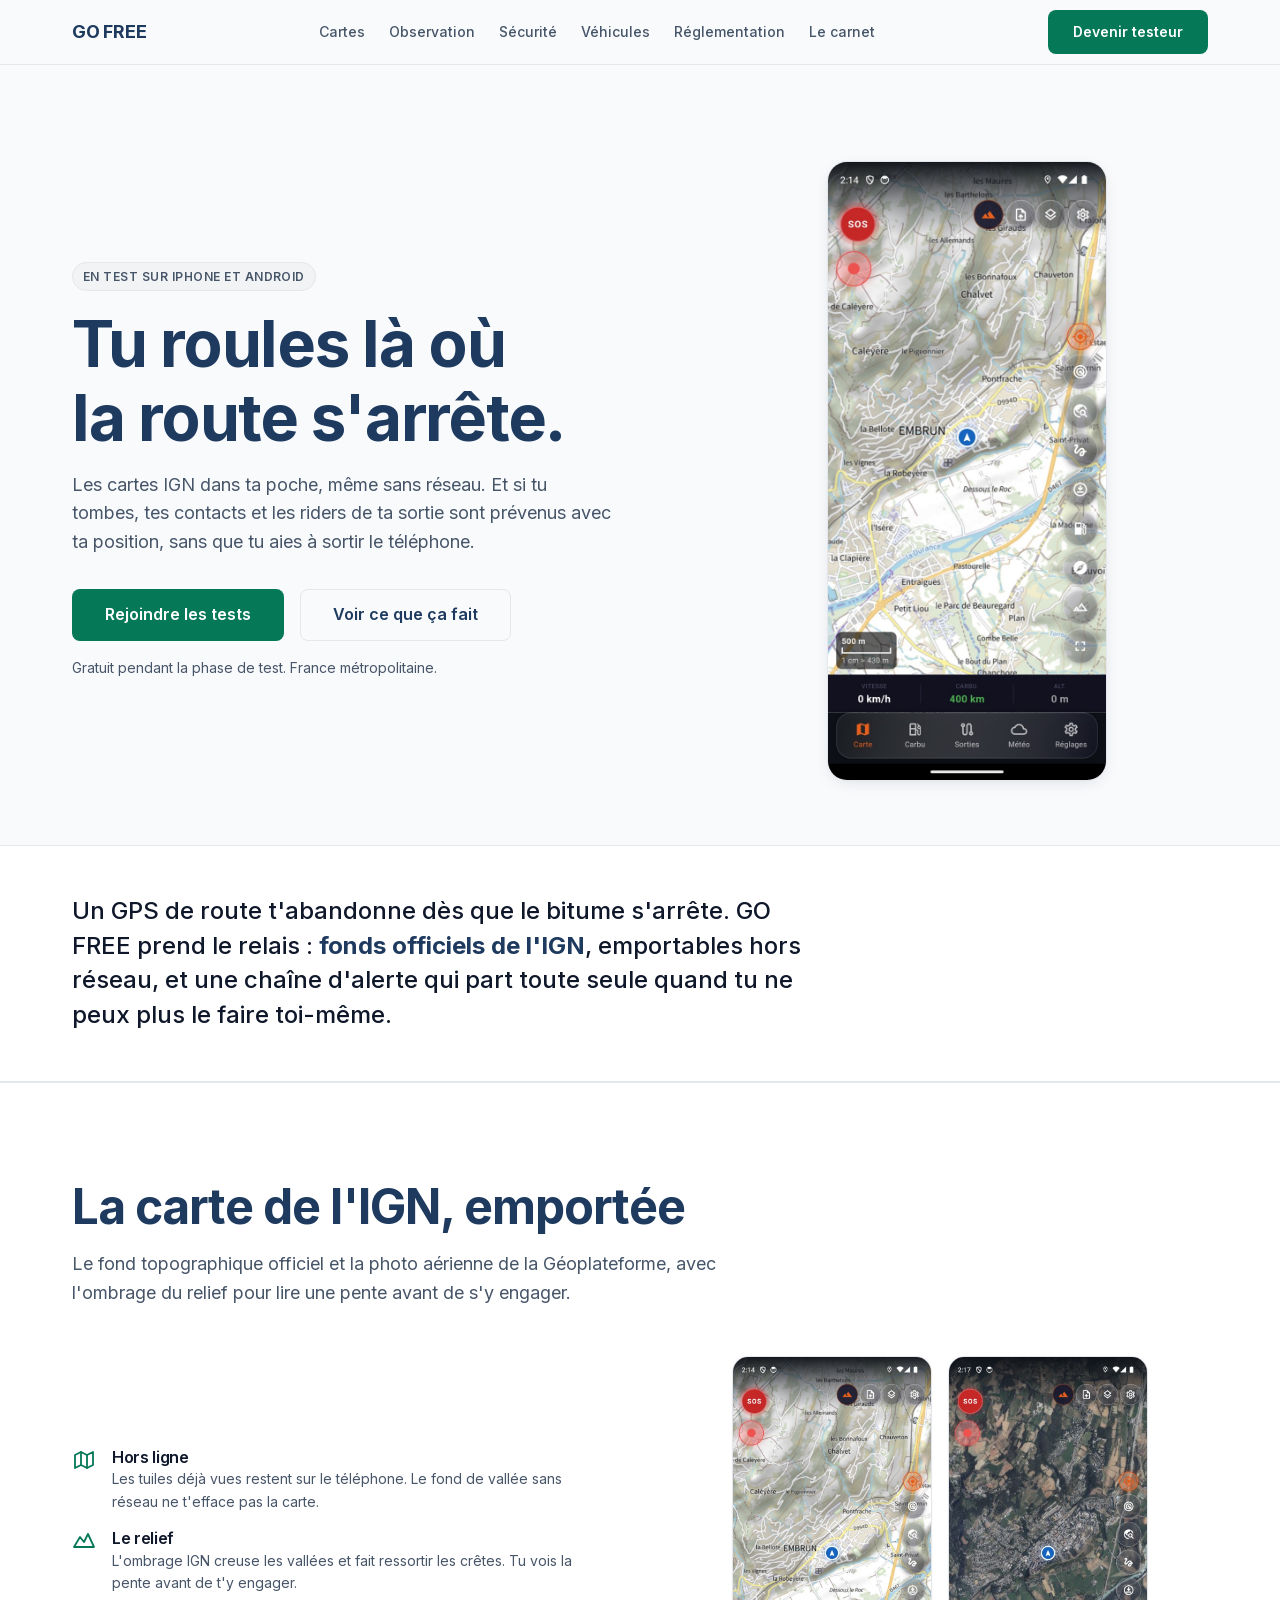
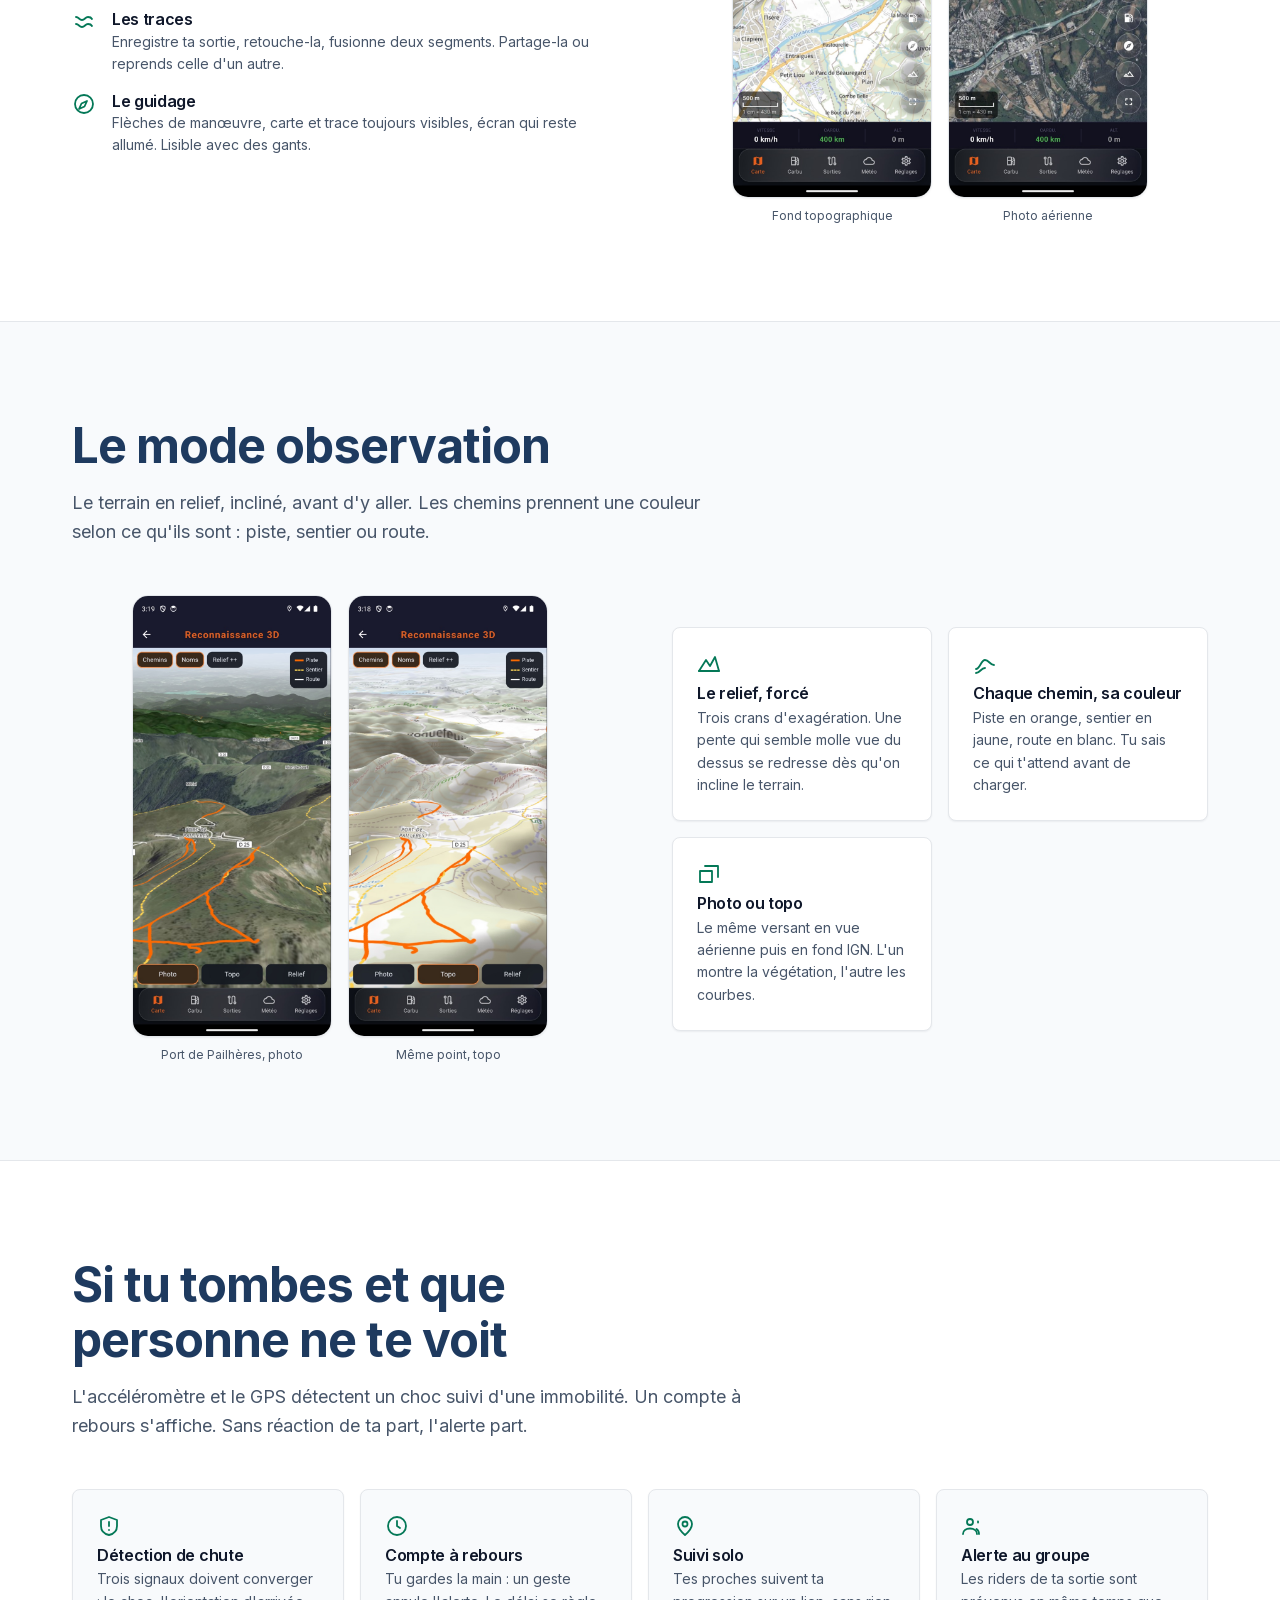
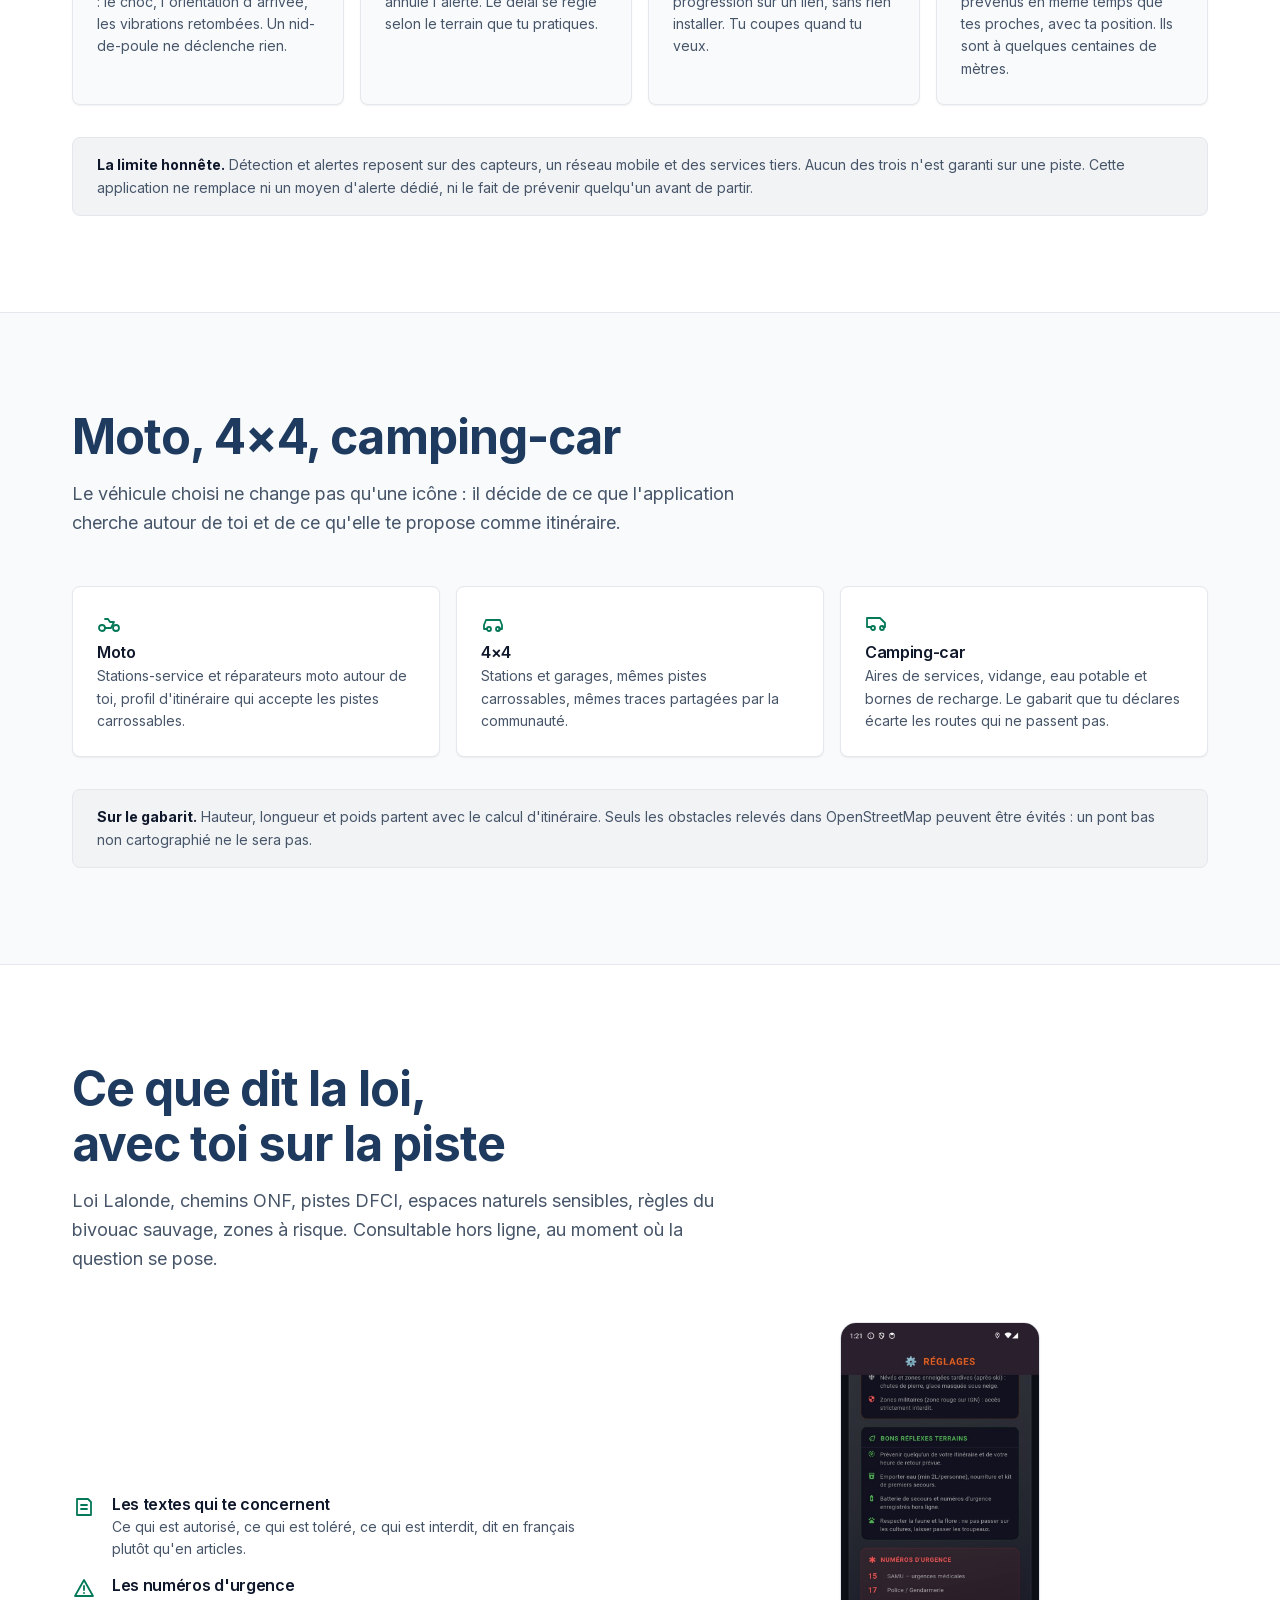
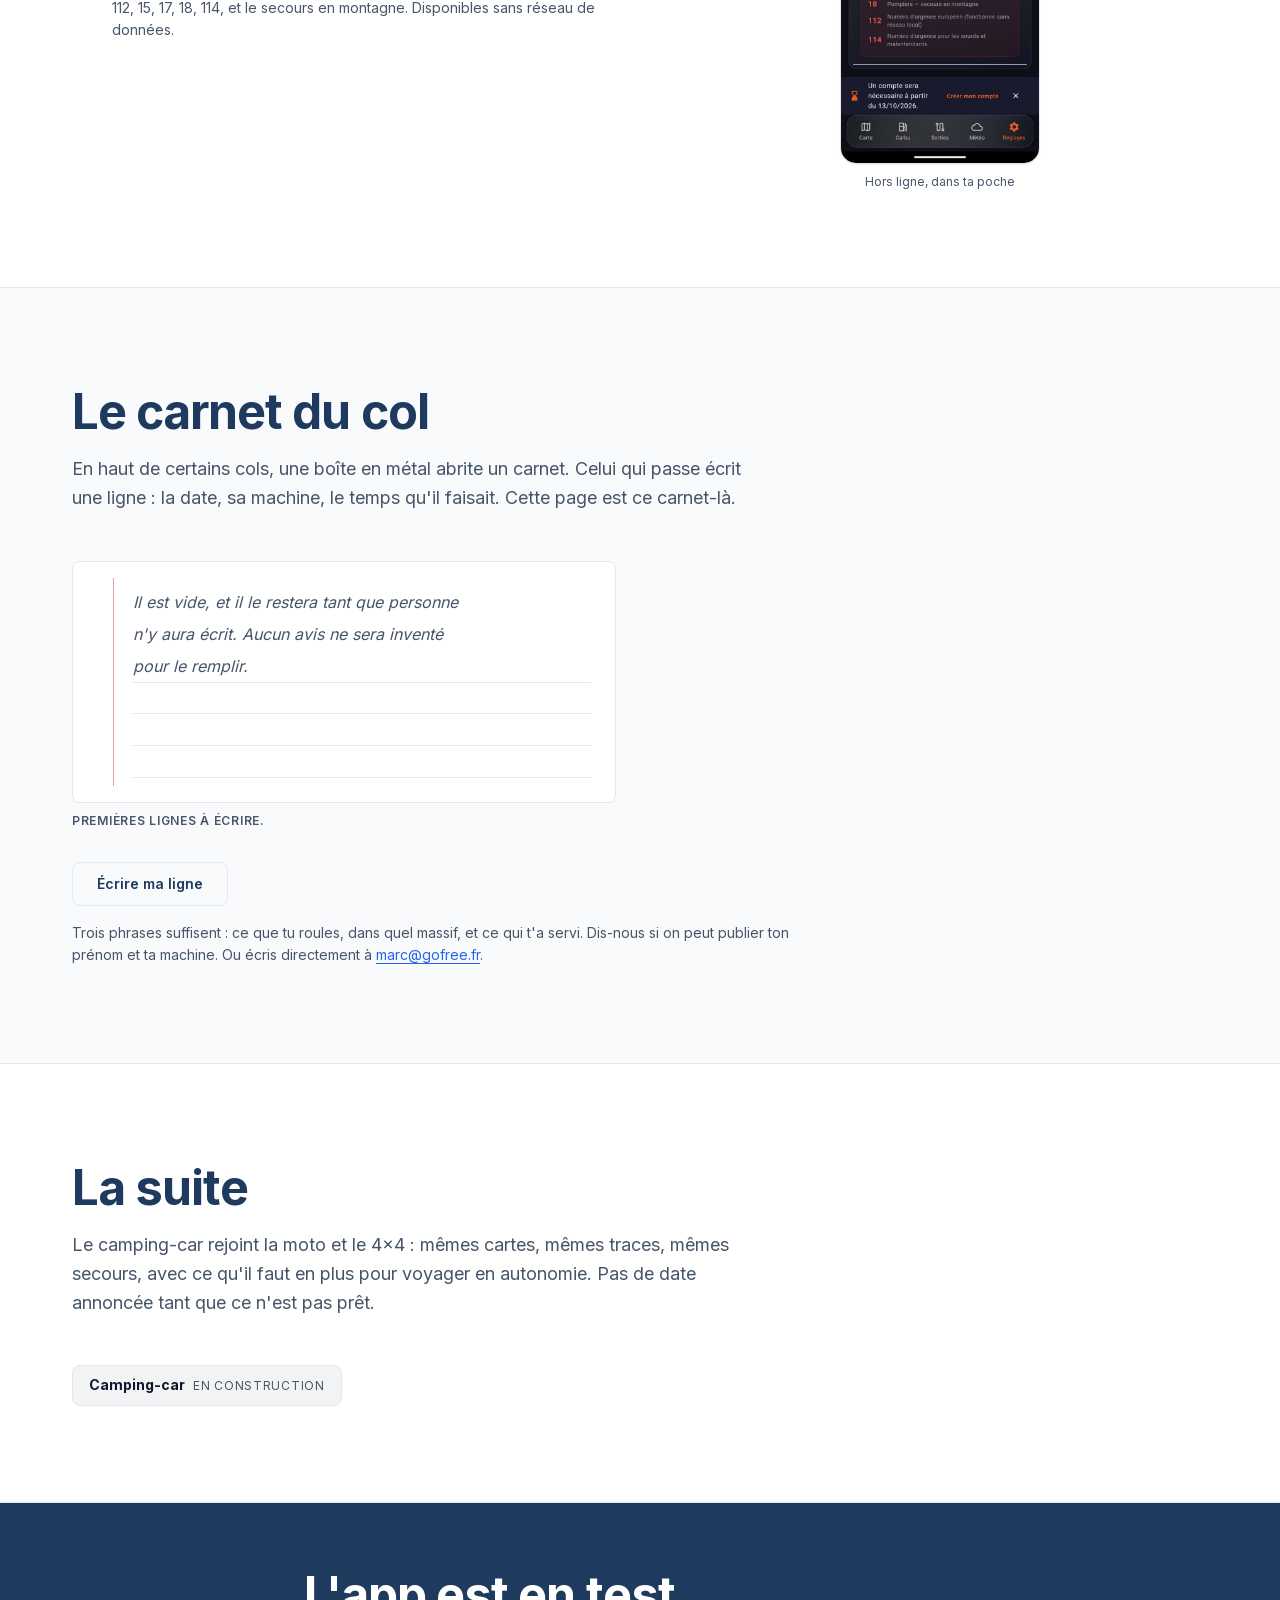
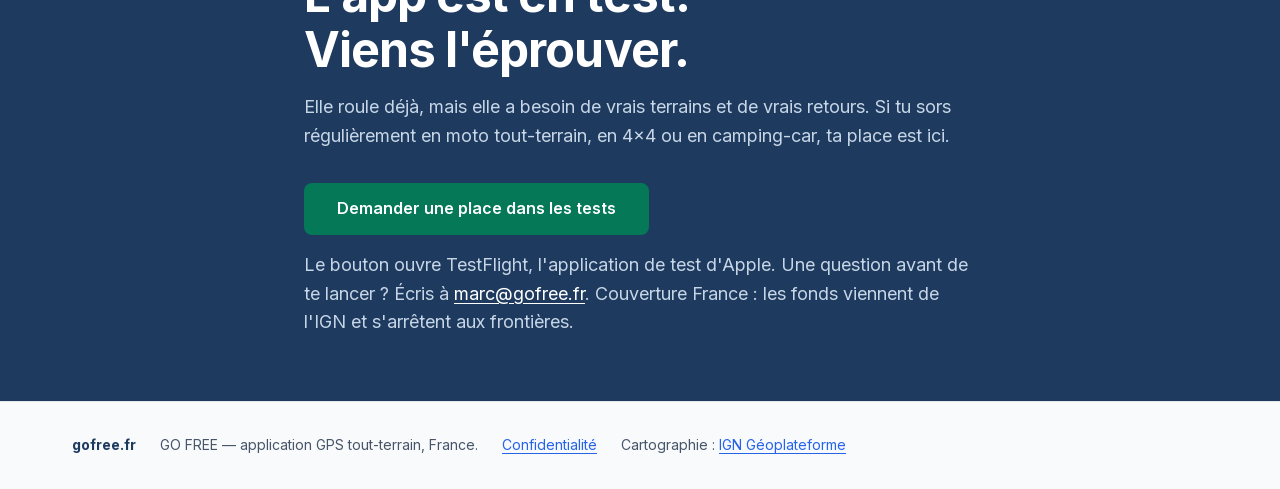
<file: index.html>
<!doctype html>
<html lang="fr">
<head>
<meta charset="utf-8">
<meta name="viewport" content="width=device-width, initial-scale=1">
<title>GO FREE — la carte IGN hors ligne, et les secours si tu tombes</title>
<meta name="description" content="Application GPS pour rouler hors des routes ouvertes en France : cartes IGN emportables hors ligne, détection de chute, alerte aux proches et aux riders du groupe.">
<meta name="theme-color" content="#1E3A5F">
<link rel="preload" as="font" type="font/woff2" href="fonts/inter-latin.woff2" crossorigin>
<link rel="stylesheet" href="fonts-inter.css">
<link rel="stylesheet" href="styles.css">
</head>
<body>

<a class="saut-contenu" href="#contenu">Aller au contenu</a>

<header class="entete">
  <div class="enveloppe entete__rang">
    <a class="marque" href="#contenu">GO&nbsp;FREE</a>
    <nav class="entete__nav" aria-label="Sections du site">
      <a href="#cartes">Cartes</a>
      <a href="#observation">Observation</a>
      <a href="#securite">Sécurité</a>
      <a href="#vehicules">Véhicules</a>
      <a href="#regle">Réglementation</a>
      <a href="#carnet">Le carnet</a>
    </nav>
    <a class="bouton bouton--principal" href="#tester">Devenir testeur</a>
  </div>
</header>

<main id="contenu">

  <!-- ═══ 1. HÉROS ═══ -->
  <section class="heros">
    <div class="enveloppe heros__grille">
      <div>
        <span class="surtitre">En test sur iPhone et Android</span>
        <h1>Tu roules là où la route s'arrête.</h1>
        <p class="heros__chapo">
          Les cartes IGN dans ta poche, même sans réseau. Et si tu tombes, tes
          contacts et les riders de ta sortie sont prévenus avec ta position,
          sans que tu aies à sortir le téléphone.
        </p>
        <div class="heros__actions">
          <a class="bouton bouton--principal bouton--large" href="#tester">Rejoindre les tests</a>
          <a class="bouton bouton--secondaire bouton--large" href="#cartes">Voir ce que ça fait</a>
        </div>
        <p class="heros__note">Gratuit pendant la phase de test. France métropolitaine.</p>
      </div>
      <figure class="ecran">
        <img src="img/carte-ign.jpg" width="630" height="1400" fetchpriority="high"
             alt="L'application affichant la carte topographique IGN autour d'Embrun, avec le bouton SOS et l'échelle de distance.">
      </figure>
    </div>
  </section>

  <!-- ═══ 2. PROPOSITION DE VALEUR ═══ -->
  <section class="valeur">
    <div class="enveloppe">
      <p class="valeur__texte">
        Un GPS de route t'abandonne dès que le bitume s'arrête. GO FREE prend
        le relais : <strong>fonds officiels de l'IGN</strong>, emportables hors
        réseau, et une chaîne d'alerte qui part toute seule quand tu ne peux
        plus le faire toi-même.
      </p>
    </div>
  </section>

  <!-- ═══ 3. FONCTIONS CLÉS ═══ -->

  <!-- 3.1 Cartes -->
  <section class="section section--carte" id="cartes">
    <div class="enveloppe">
      <div class="section__entete">
        <h2>La carte de l'IGN, emportée</h2>
        <p class="section__chapo">
          Le fond topographique officiel et la photo aérienne de la
          Géoplateforme, avec l'ombrage du relief pour lire une pente avant de
          s'y engager.
        </p>
      </div>

      <div class="duo">
        <div>
          <ul class="points">
            <li class="point">
              <span class="point__icone" aria-hidden="true">
                <svg viewBox="0 0 24 24" fill="none" stroke="currentColor" stroke-width="1.8" stroke-linecap="round" stroke-linejoin="round">
                  <path d="M3 7l6-3 6 3 6-3v13l-6 3-6-3-6 3z"/><path d="M9 4v13M15 7v13"/>
                </svg>
              </span>
              <div>
                <h3>Hors ligne</h3>
                <p>Les tuiles déjà vues restent sur le téléphone. Le fond de vallée sans réseau ne t'efface pas la carte.</p>
              </div>
            </li>
            <li class="point">
              <span class="point__icone" aria-hidden="true">
                <svg viewBox="0 0 24 24" fill="none" stroke="currentColor" stroke-width="1.8" stroke-linecap="round" stroke-linejoin="round">
                  <path d="M2 18l6-10 4 5 4-8 6 13z"/>
                </svg>
              </span>
              <div>
                <h3>Le relief</h3>
                <p>L'ombrage IGN creuse les vallées et fait ressortir les crêtes. Tu vois la pente avant de t'y engager.</p>
              </div>
            </li>
            <li class="point">
              <span class="point__icone" aria-hidden="true">
                <svg viewBox="0 0 24 24" fill="none" stroke="currentColor" stroke-width="1.8" stroke-linecap="round" stroke-linejoin="round">
                  <path d="M4 7c3 0 3 3 6 3s3-3 6-3 4 2 4 2"/><path d="M4 14c3 0 3 3 6 3s3-3 6-3 4 2 4 2"/>
                </svg>
              </span>
              <div>
                <h3>Les traces</h3>
                <p>Enregistre ta sortie, retouche-la, fusionne deux segments. Partage-la ou reprends celle d'un autre.</p>
              </div>
            </li>
            <li class="point">
              <span class="point__icone" aria-hidden="true">
                <svg viewBox="0 0 24 24" fill="none" stroke="currentColor" stroke-width="1.8" stroke-linecap="round" stroke-linejoin="round">
                  <circle cx="12" cy="12" r="9"/><path d="M15 9l-2.5 5.5L7 17l2.5-5.5z"/>
                </svg>
              </span>
              <div>
                <h3>Le guidage</h3>
                <p>Flèches de manœuvre, carte et trace toujours visibles, écran qui reste allumé. Lisible avec des gants.</p>
              </div>
            </li>
          </ul>
        </div>

        <div class="duo__visuel">
          <figure>
            <img src="img/carte-ign.jpg" width="630" height="1400" loading="lazy"
                 alt="Carte topographique IGN autour d'Embrun, avec les chemins, les courbes de niveau et le bouton SOS.">
            <figcaption>Fond topographique</figcaption>
          </figure>
          <figure>
            <img src="img/carte-photo.jpg" width="630" height="1400" loading="lazy"
                 alt="La même zone en photo aérienne IGN : parcelles, forêts et rivière vues du ciel.">
            <figcaption>Photo aérienne</figcaption>
          </figure>
        </div>
      </div>
    </div>
  </section>

  <!-- 3.2 Observation -->
  <section class="section" id="observation">
    <div class="enveloppe">
      <div class="section__entete">
        <h2>Le mode observation</h2>
        <p class="section__chapo">
          Le terrain en relief, incliné, avant d'y aller. Les chemins prennent
          une couleur selon ce qu'ils sont : piste, sentier ou route.
        </p>
      </div>

      <div class="duo duo--inverse">
        <div>
          <ul class="cartes">
            <li class="carte">
              <span class="carte__icone" aria-hidden="true">
                <svg viewBox="0 0 24 24" fill="none" stroke="currentColor" stroke-width="1.8" stroke-linecap="round" stroke-linejoin="round">
                  <path d="M2 19l7-11 4 6 5-9 4 14z"/><path d="M2 19h20"/>
                </svg>
              </span>
              <h3>Le relief, forcé</h3>
              <p>Trois crans d'exagération. Une pente qui semble molle vue du dessus se redresse dès qu'on incline le terrain.</p>
            </li>
            <li class="carte">
              <span class="carte__icone" aria-hidden="true">
                <svg viewBox="0 0 24 24" fill="none" stroke="currentColor" stroke-width="1.8" stroke-linecap="round" stroke-linejoin="round">
                  <path d="M3 17c4 0 5-9 9-9s5 5 9 5"/><path d="M3 21c4 0 5-5 9-5"/>
                </svg>
              </span>
              <h3>Chaque chemin, sa couleur</h3>
              <p>Piste en orange, sentier en jaune, route en blanc. Tu sais ce qui t'attend avant de charger.</p>
            </li>
            <li class="carte">
              <span class="carte__icone" aria-hidden="true">
                <svg viewBox="0 0 24 24" fill="none" stroke="currentColor" stroke-width="1.8" stroke-linecap="round" stroke-linejoin="round">
                  <path d="M3 9h12v11H3z"/><path d="M8 4h13v11"/>
                </svg>
              </span>
              <h3>Photo ou topo</h3>
              <p>Le même versant en vue aérienne puis en fond IGN. L'un montre la végétation, l'autre les courbes.</p>
            </li>
          </ul>
        </div>

        <div class="duo__visuel">
          <figure>
            <img src="img/observation-photo.jpg" width="630" height="1400" loading="lazy"
                 alt="Le col de Pailhères vu en relief sur photo aérienne, avec les pistes en orange et les sentiers en jaune.">
            <figcaption>Port de Pailhères, photo</figcaption>
          </figure>
          <figure>
            <img src="img/observation-topo.jpg" width="630" height="1400" loading="lazy"
                 alt="Le même col en fond topographique incliné, avec les courbes de niveau et le relief accentué.">
            <figcaption>Même point, topo</figcaption>
          </figure>
        </div>
      </div>
    </div>
  </section>

  <!-- 3.3 Sécurité -->
  <section class="section section--carte" id="securite">
    <div class="enveloppe">
      <div class="section__entete">
        <h2>Si tu tombes et que personne ne te voit</h2>
        <p class="section__chapo">
          L'accéléromètre et le GPS détectent un choc suivi d'une immobilité. Un
          compte à rebours s'affiche. Sans réaction de ta part, l'alerte part.
        </p>
      </div>

      <ul class="cartes">
        <li class="carte">
          <span class="carte__icone" aria-hidden="true">
            <svg viewBox="0 0 24 24" fill="none" stroke="currentColor" stroke-width="1.8" stroke-linecap="round" stroke-linejoin="round">
              <path d="M12 3l8 3v6c0 5-3.5 8-8 9-4.5-1-8-4-8-9V6z"/><path d="M12 8v4M12 16h.01"/>
            </svg>
          </span>
          <h3>Détection de chute</h3>
          <p>Trois signaux doivent converger : le choc, l'orientation d'arrivée, les vibrations retombées. Un nid-de-poule ne déclenche rien.</p>
        </li>
        <li class="carte">
          <span class="carte__icone" aria-hidden="true">
            <svg viewBox="0 0 24 24" fill="none" stroke="currentColor" stroke-width="1.8" stroke-linecap="round" stroke-linejoin="round">
              <circle cx="12" cy="12" r="9"/><path d="M12 7v5l3 2"/>
            </svg>
          </span>
          <h3>Compte à rebours</h3>
          <p>Tu gardes la main : un geste annule l'alerte. Le délai se règle selon le terrain que tu pratiques.</p>
        </li>
        <li class="carte">
          <span class="carte__icone" aria-hidden="true">
            <svg viewBox="0 0 24 24" fill="none" stroke="currentColor" stroke-width="1.8" stroke-linecap="round" stroke-linejoin="round">
              <path d="M12 21s7-6 7-11a7 7 0 1 0-14 0c0 5 7 11 7 11z"/><circle cx="12" cy="10" r="2.5"/>
            </svg>
          </span>
          <h3>Suivi solo</h3>
          <p>Tes proches suivent ta progression sur un lien, sans rien installer. Tu coupes quand tu veux.</p>
        </li>
        <li class="carte">
          <span class="carte__icone" aria-hidden="true">
            <svg viewBox="0 0 24 24" fill="none" stroke="currentColor" stroke-width="1.8" stroke-linecap="round" stroke-linejoin="round">
              <circle cx="9" cy="8" r="3"/><path d="M2 20c0-3.5 3-5.5 7-5.5s7 2 7 5.5"/><path d="M17 8.5a3 3 0 0 0 0-1M18 20c0-2.5-1-4-2.5-5"/>
            </svg>
          </span>
          <h3>Alerte au groupe</h3>
          <p>Les riders de ta sortie sont prévenus en même temps que tes proches, avec ta position. Ils sont à quelques centaines de mètres.</p>
        </li>
      </ul>

      <p class="avis">
        <strong>La limite honnête.</strong> Détection et alertes reposent sur des
        capteurs, un réseau mobile et des services tiers. Aucun des trois n'est
        garanti sur une piste. Cette application ne remplace ni un moyen d'alerte
        dédié, ni le fait de prévenir quelqu'un avant de partir.
      </p>
    </div>
  </section>

  <!-- 3.4 Véhicules -->
  <section class="section" id="vehicules">
    <div class="enveloppe">
      <div class="section__entete">
        <h2>Moto, 4×4, camping-car</h2>
        <p class="section__chapo">
          Le véhicule choisi ne change pas qu'une icône : il décide de ce que
          l'application cherche autour de toi et de ce qu'elle te propose comme
          itinéraire.
        </p>
      </div>

      <ul class="cartes">
        <li class="carte">
          <span class="carte__icone" aria-hidden="true">
            <svg viewBox="0 0 24 24" fill="none" stroke="currentColor" stroke-width="1.8" stroke-linecap="round" stroke-linejoin="round">
              <circle cx="5" cy="17" r="3"/><circle cx="19" cy="17" r="3"/><path d="M8 17h6l3-6h-4l-2-3H8"/>
            </svg>
          </span>
          <h3>Moto</h3>
          <p>Stations-service et réparateurs moto autour de toi, profil d'itinéraire qui accepte les pistes carrossables.</p>
        </li>
        <li class="carte">
          <span class="carte__icone" aria-hidden="true">
            <svg viewBox="0 0 24 24" fill="none" stroke="currentColor" stroke-width="1.8" stroke-linecap="round" stroke-linejoin="round">
              <path d="M3 14l2-5h14l2 5v4h-3M6 18H3v-4"/><circle cx="8" cy="18" r="2"/><circle cx="17" cy="18" r="2"/>
            </svg>
          </span>
          <h3>4×4</h3>
          <p>Stations et garages, mêmes pistes carrossables, mêmes traces partagées par la communauté.</p>
        </li>
        <li class="carte">
          <span class="carte__icone" aria-hidden="true">
            <svg viewBox="0 0 24 24" fill="none" stroke="currentColor" stroke-width="1.8" stroke-linecap="round" stroke-linejoin="round">
              <path d="M2 16V7h13l5 5v4h-2M6 16H2"/><circle cx="8" cy="17" r="2"/><circle cx="17" cy="17" r="2"/>
            </svg>
          </span>
          <h3>Camping-car</h3>
          <p>Aires de services, vidange, eau potable et bornes de recharge. Le gabarit que tu déclares écarte les routes qui ne passent pas.</p>
        </li>
      </ul>

      <p class="avis">
        <strong>Sur le gabarit.</strong> Hauteur, longueur et poids partent avec le
        calcul d'itinéraire. Seuls les obstacles relevés dans OpenStreetMap
        peuvent être évités : un pont bas non cartographié ne le sera pas.
      </p>
    </div>
  </section>

  <!-- 3.5 Réglementation -->
  <section class="section section--carte" id="regle">
    <div class="enveloppe">
      <div class="section__entete">
        <h2>Ce que dit la loi, avec toi sur la piste</h2>
        <p class="section__chapo">
          Loi Lalonde, chemins ONF, pistes DFCI, espaces naturels sensibles,
          règles du bivouac sauvage, zones à risque. Consultable hors ligne, au
          moment où la question se pose.
        </p>
      </div>

      <div class="duo">
        <div>
          <ul class="points">
            <li class="point">
              <span class="point__icone" aria-hidden="true">
                <svg viewBox="0 0 24 24" fill="none" stroke="currentColor" stroke-width="1.8" stroke-linecap="round" stroke-linejoin="round">
                  <path d="M5 4h11l3 3v13H5z"/><path d="M9 10h6M9 14h6"/>
                </svg>
              </span>
              <div>
                <h3>Les textes qui te concernent</h3>
                <p>Ce qui est autorisé, ce qui est toléré, ce qui est interdit, dit en français plutôt qu'en articles.</p>
              </div>
            </li>
            <li class="point">
              <span class="point__icone" aria-hidden="true">
                <svg viewBox="0 0 24 24" fill="none" stroke="currentColor" stroke-width="1.8" stroke-linecap="round" stroke-linejoin="round">
                  <path d="M12 4l9 16H3z"/><path d="M12 10v4M12 17h.01"/>
                </svg>
              </span>
              <div>
                <h3>Les numéros d'urgence</h3>
                <p>112, 15, 17, 18, 114, et le secours en montagne. Disponibles sans réseau de données.</p>
              </div>
            </li>
          </ul>
        </div>
        <div class="duo__visuel">
          <figure>
            <img src="img/reglementation.jpg" width="630" height="1400" loading="lazy"
                 alt="Écran de l'application listant les zones à risque, les bons réflexes de terrain et les numéros d'urgence.">
            <figcaption>Hors ligne, dans ta poche</figcaption>
          </figure>
        </div>
      </div>
    </div>
  </section>

  <!-- 3.6 Le carnet -->
  <section class="section" id="carnet">
    <div class="enveloppe">
      <div class="section__entete">
        <h2>Le carnet du col</h2>
        <p class="section__chapo">
          En haut de certains cols, une boîte en métal abrite un carnet. Celui
          qui passe écrit une ligne : la date, sa machine, le temps qu'il
          faisait. Cette page est ce carnet-là.
        </p>
      </div>

      <figure class="carnet">
        <div class="carnet__page">
          <p class="carnet__vide">
            Il est vide, et il le restera tant que personne n'y aura écrit.
            Aucun avis ne sera inventé pour le remplir.
          </p>
          <div class="carnet__ligne" aria-hidden="true"></div>
          <div class="carnet__ligne" aria-hidden="true"></div>
          <div class="carnet__ligne" aria-hidden="true"></div>
        </div>
        <figcaption class="carnet__pied">Premières lignes à écrire.</figcaption>
      </figure>

      <p class="carnet__appel">
        <a class="bouton bouton--secondaire courriel"
           data-nom="marc" data-dom="gofree.fr"
           data-sujet="Ma ligne dans le carnet GO FREE"
           data-corps="Ce que je roule :&#10;Le massif :&#10;Ce qui m'a servi :&#10;&#10;(Dis-moi si je peux publier ton prénom et ta machine.)"
           href="#carnet">Écrire ma ligne</a>
      </p>
      <p class="carnet__note">
        Trois phrases suffisent : ce que tu roules, dans quel massif, et ce qui
        t'a servi. Dis-nous si on peut publier ton prénom et ta machine. Ou
        écris directement à
        <a class="courriel" data-nom="marc" data-dom="gofree.fr"
           data-sujet="Ma ligne dans le carnet GO FREE"
           href="#carnet">marc [chez] gofree.fr</a>.
      </p>
    </div>
  </section>

  <!-- 3.7 La suite -->
  <section class="section section--carte" id="suite">
    <div class="enveloppe">
      <div class="section__entete">
        <h2>La suite</h2>
        <p class="section__chapo">
          Le camping-car rejoint la moto et le 4×4 : mêmes cartes, mêmes traces,
          mêmes secours, avec ce qu'il faut en plus pour voyager en autonomie.
          Pas de date annoncée tant que ce n'est pas prêt.
        </p>
      </div>
      <p class="jalon"><strong>Camping-car</strong> <span>en construction</span></p>
    </div>
  </section>

  <!-- ═══ 4. APPEL À L'ACTION ═══ -->
  <section class="appel" id="tester">
    <div class="enveloppe appel__grille">
      <h2>L'app est en test. Viens l'éprouver.</h2>
      <p>
        Elle roule déjà, mais elle a besoin de vrais terrains et de vrais
        retours. Si tu sors régulièrement en moto tout-terrain, en 4×4 ou en
        camping-car, ta place est ici.
      </p>
      <!-- data-testflight porte les huit caractères qui suivent /join/ dans
           le lien public TestFlight. Vidé, le bouton retombe sur le courriel. -->
      <div data-plateforme="ios">
        <a class="bouton bouton--principal bouton--large courriel testflight"
           data-testflight="ZnMZfHfG"
           data-nom="marc" data-dom="gofree.fr"
           data-sujet="Je veux tester GO FREE"
           data-corps="Ce que je roule :&#10;Le massif :"
           href="#tester">
          Demander une place dans les tests
        </a>
        <p class="appel__note">
          Le bouton ouvre TestFlight, l'application de test d'Apple. Une
          question avant de te lancer&nbsp;? Écris à
          <a class="courriel" data-nom="marc" data-dom="gofree.fr"
             data-sujet="Je veux tester GO FREE"
             href="#tester">marc [chez] gofree.fr</a>. Couverture
          France&nbsp;: les fonds viennent de l'IGN et s'arrêtent aux frontières.
        </p>
      </div>

      <div data-plateforme="android" hidden>
        <a class="bouton bouton--principal bouton--large courriel"
           data-nom="marc" data-dom="gofree.fr"
           data-sujet="Je veux tester GO FREE sur Android"
           data-corps="Ce que je roule :&#10;Le massif :&#10;Mon téléphone :"
           href="#tester">
          Demander une place dans les tests
        </a>
        <p class="appel__note">
          La version Android arrive&nbsp;: TestFlight n'existe que sur iPhone.
          Écris à
          <a class="courriel" data-nom="marc" data-dom="gofree.fr"
             data-sujet="Je veux tester GO FREE sur Android"
             href="#tester">marc [chez] gofree.fr</a> en disant ce que
          tu roules et où, on te préviendra dès l'ouverture. Couverture
          France&nbsp;: les fonds viennent de l'IGN et s'arrêtent aux frontières.
        </p>
      </div>
    </div>
  </section>

</main>

<footer class="pied">
  <div class="enveloppe pied__rang">
    <strong>gofree.fr</strong>
    <span>GO FREE — application GPS tout-terrain, France.</span>
    <a href="confidentialite.html">Confidentialité</a>
    <span>Cartographie&nbsp;: <a href="https://geoservices.ign.fr/" rel="noopener">IGN Géoplateforme</a></span>
  </div>
</footer>

<script>
(function () {
  // TestFlight n'existe que sur iPhone : sur Android le bloc iOS est retiré du
  // document — pas seulement masqué — et l'adresse d'invitation n'y est jamais
  // composée. Un appareil Android n'a donc pas le lien, ni à l'écran ni dans la
  // source de la page.
  var plateforme = (navigator.userAgentData && navigator.userAgentData.platform) || navigator.userAgent;
  var estAndroid = /android/i.test(plateforme);

  function neGardeQueLaPlateforme(gardee) {
    var blocs = document.querySelectorAll('[data-plateforme]');
    for (var i = 0; i < blocs.length; i++) {
      if (blocs[i].dataset.plateforme === gardee) blocs[i].hidden = false;
      else blocs[i].parentNode.removeChild(blocs[i]);
    }
  }

  // L'adresse n'est jamais écrite d'un seul tenant dans la page : elle est
  // recomposée ici. Un robot qui lit le HTML n'y trouve ni « mailto: » ni
  // l'adresse complète. Sans JavaScript, le texte reste lisible par un humain
  // sous la forme « marc [chez] gofree.fr ».
  function composeLesAdresses() {
    var liens = document.querySelectorAll('a.courriel');
    for (var i = 0; i < liens.length; i++) {
      var a = liens[i];
      var adresse = a.dataset.nom + String.fromCharCode(64) + a.dataset.dom;
      var params = [];
      if (a.dataset.sujet) params.push('subject=' + encodeURIComponent(a.dataset.sujet));
      if (a.dataset.corps) params.push('body=' + encodeURIComponent(a.dataset.corps));
      a.href = 'mail' + 'to:' + adresse + (params.length ? '?' + params.join('&') : '');
      if (a.textContent.indexOf('[chez]') !== -1) a.textContent = adresse;
    }
  }

  // Après les adresses : le bouton porte les deux rôles, et l'invitation doit
  // l'emporter sur le courriel de repli dès que le code TestFlight est rempli.
  function composeLesInvitations() {
    var invitations = document.querySelectorAll('a.testflight');
    for (var i = 0; i < invitations.length; i++) {
      var code = invitations[i].dataset.testflight;
      if (code) invitations[i].href = 'https://testflight.apple.com/join/' + code;
    }
  }

  neGardeQueLaPlateforme(estAndroid ? 'android' : 'ios');
  composeLesAdresses();
  if (!estAndroid) composeLesInvitations();
})();
</script>
</body>
</html>
</file>
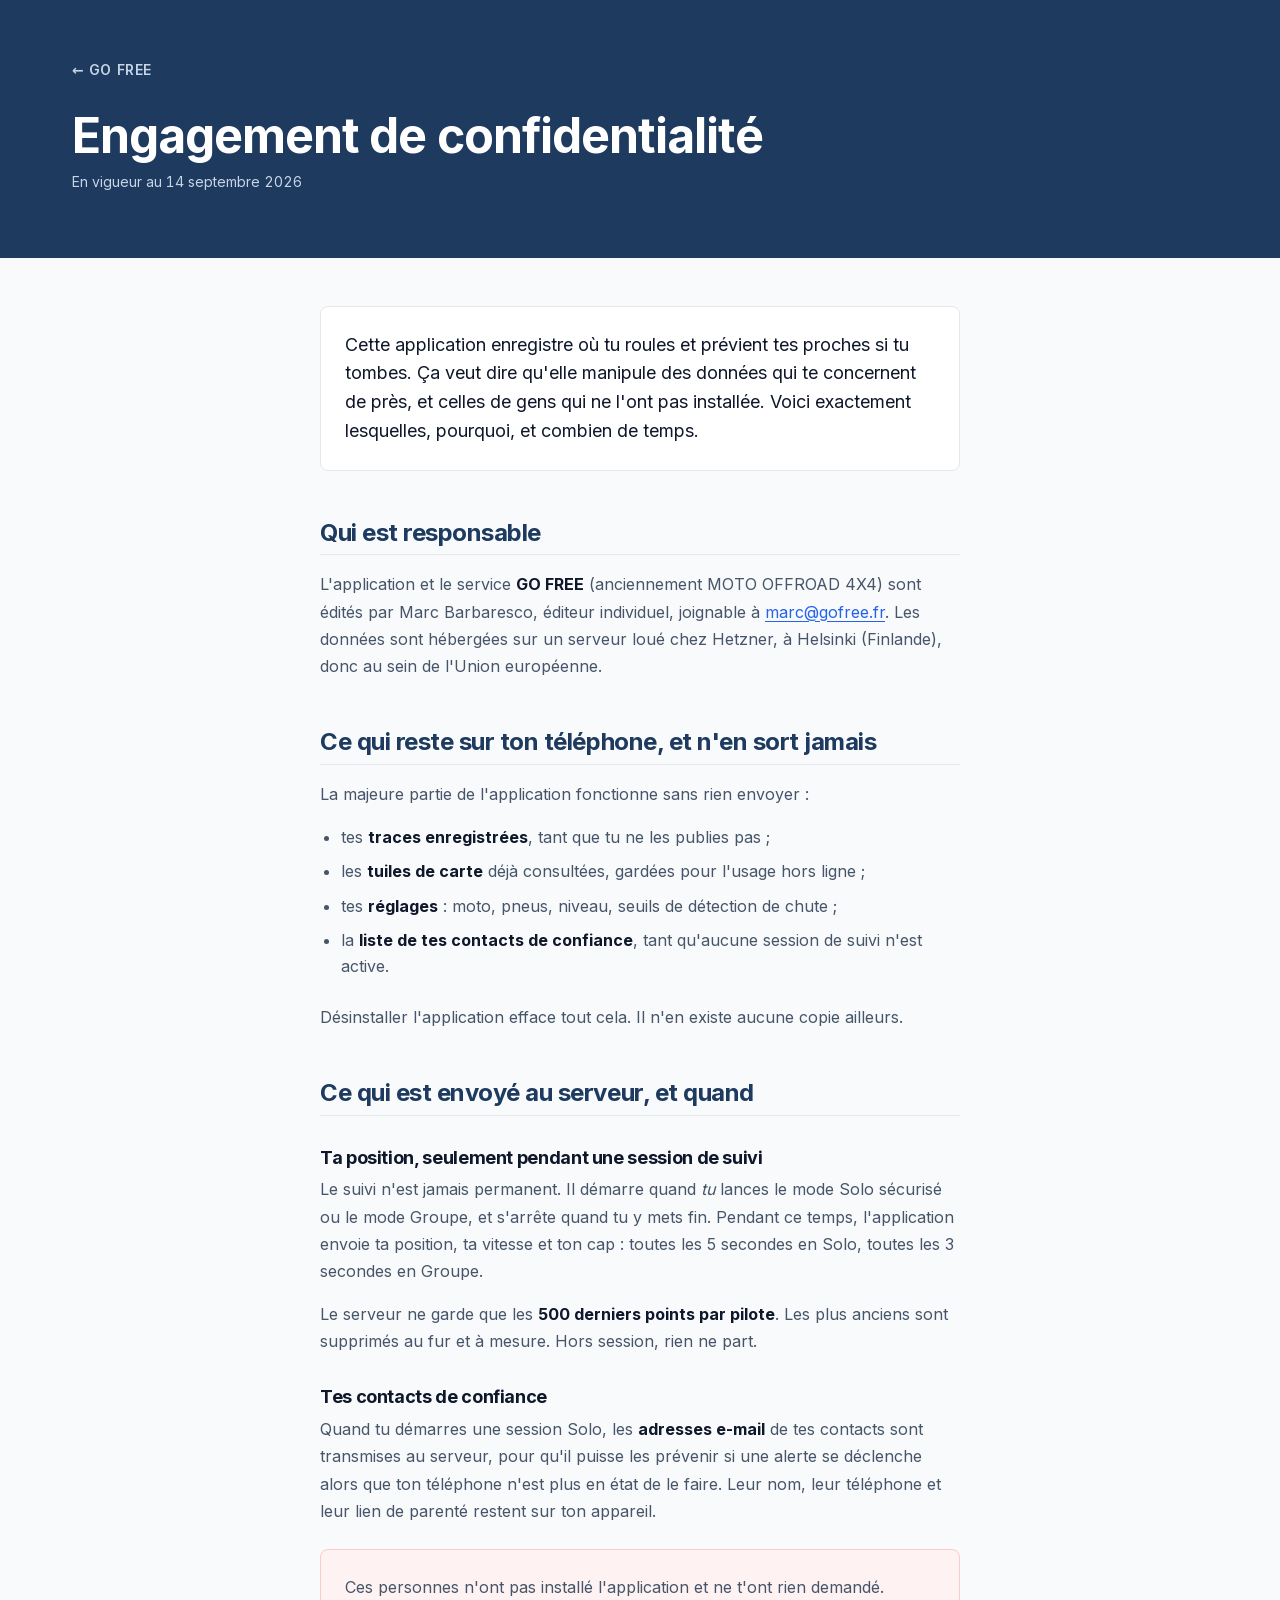
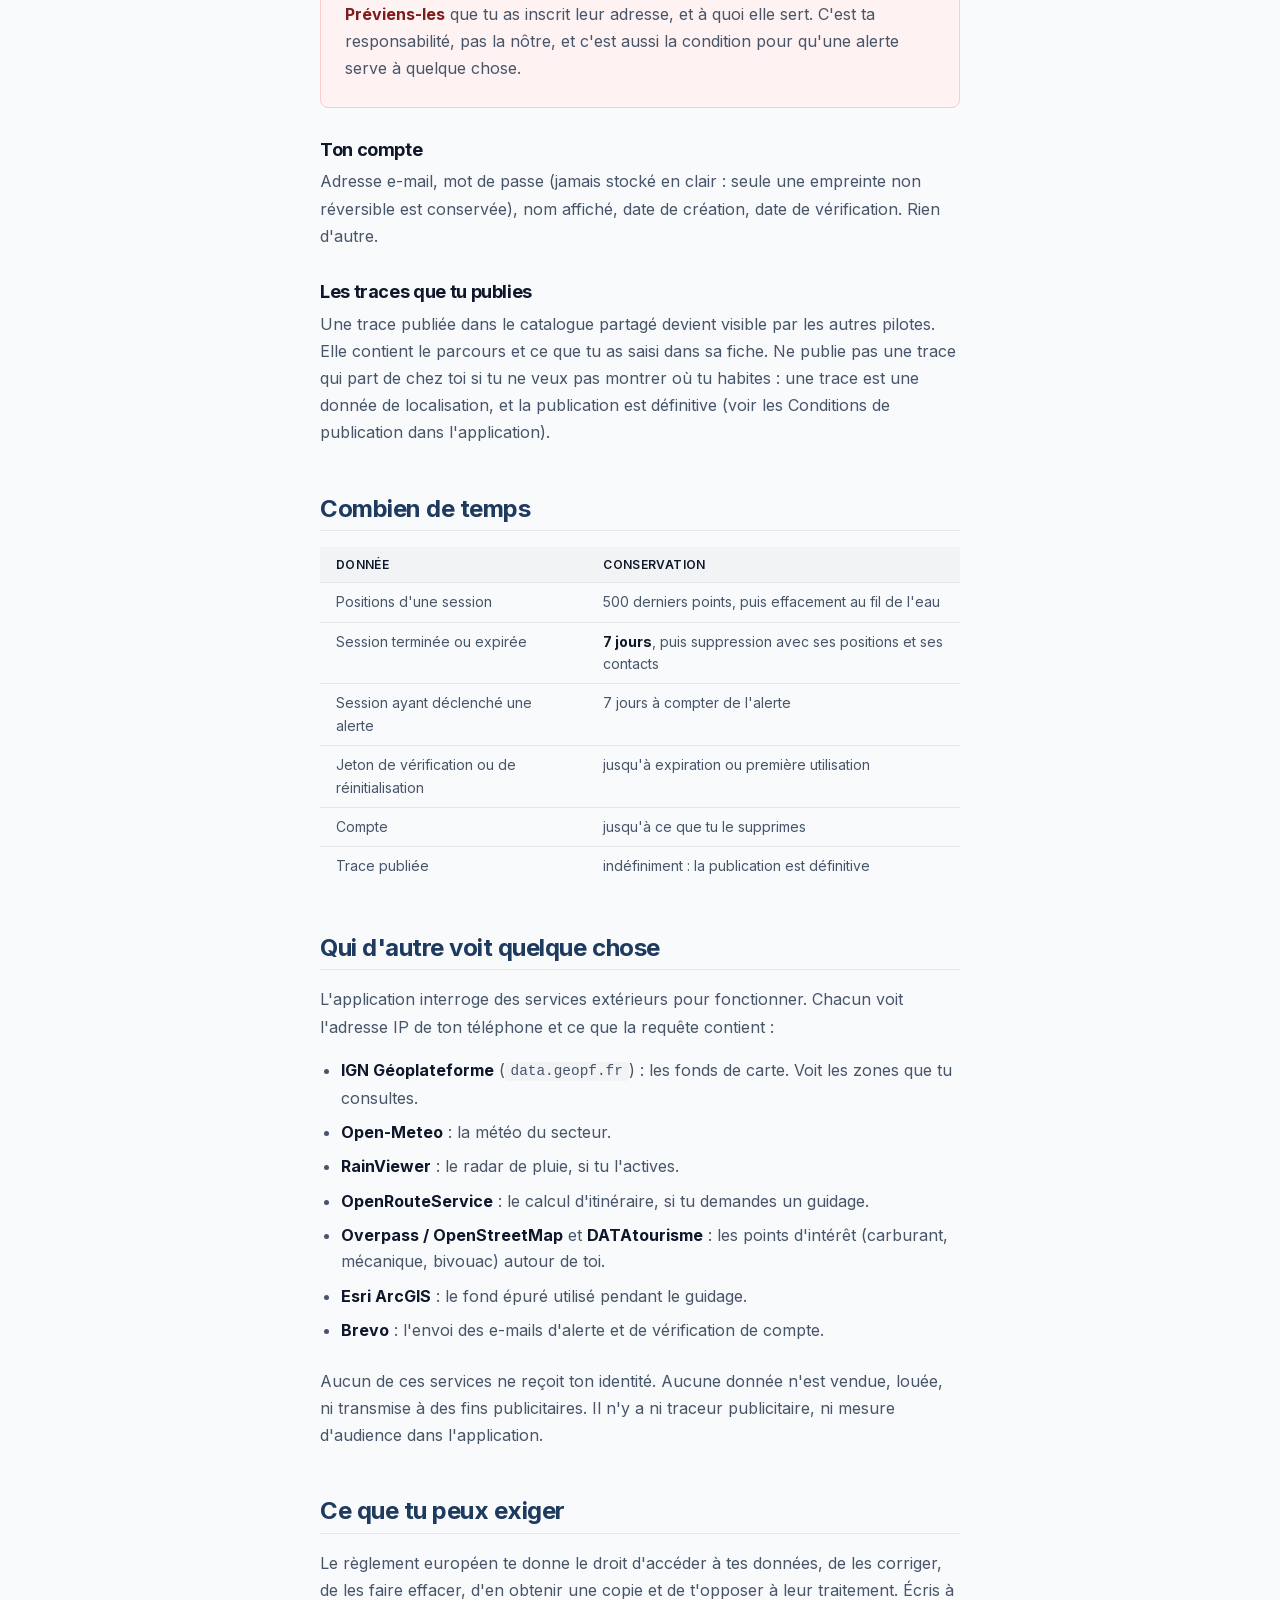
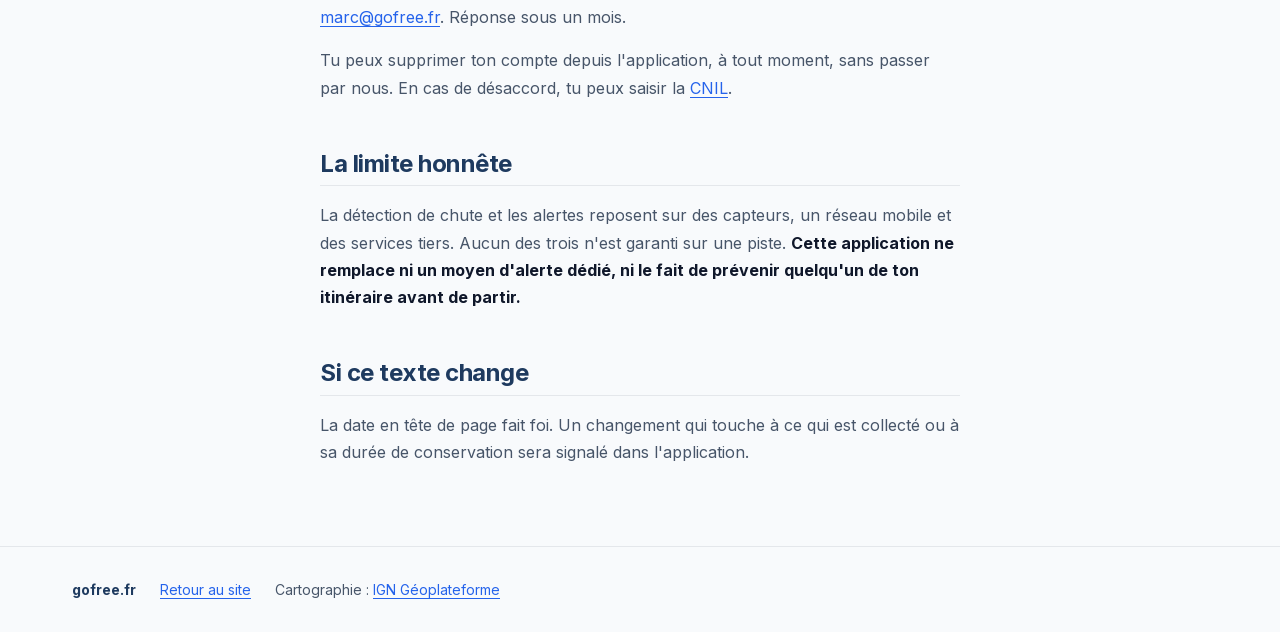
<file: confidentialite.html>
<!doctype html>
<html lang="fr">
<head>
<meta charset="utf-8">
<meta name="viewport" content="width=device-width, initial-scale=1">
<title>Confidentialité — GO FREE</title>
<meta name="description" content="Ce que l'application GO FREE collecte, pourquoi, combien de temps, et comment le faire effacer.">
<meta name="theme-color" content="#1E3A5F">
<link rel="preload" as="font" type="font/woff2" href="fonts/inter-latin.woff2" crossorigin>
<link rel="stylesheet" href="fonts-inter.css">
<link rel="stylesheet" href="styles.css">
<link rel="stylesheet" href="legal.css">
</head>
<body>

<header class="bandeau-legal">
  <div class="enveloppe">
    <a class="retour" href="./">← GO FREE</a>
    <h1>Engagement de confidentialité</h1>
    <p class="maj">En vigueur au 14 septembre 2026</p>
  </div>
</header>

<main class="legal">
  <div class="enveloppe">

    <p class="chapo">
      Cette application enregistre où tu roules et prévient tes proches si tu
      tombes. Ça veut dire qu'elle manipule des données qui te concernent de
      près, et celles de gens qui ne l'ont pas installée. Voici exactement
      lesquelles, pourquoi, et combien de temps.
    </p>

    <h2>Qui est responsable</h2>
    <p>
      L'application et le service <strong>GO FREE</strong> (anciennement
      MOTO OFFROAD 4X4) sont édités par Marc Barbaresco, éditeur individuel, joignable à
      <a class="courriel" data-nom="marc" data-dom="gofree.fr" href="#">marc [chez] gofree.fr</a>. Les données
      sont hébergées sur un serveur loué chez Hetzner, à Helsinki (Finlande),
      donc au sein de l'Union européenne.
    </p>

    <h2>Ce qui reste sur ton téléphone, et n'en sort jamais</h2>
    <p>
      La majeure partie de l'application fonctionne sans rien envoyer :
    </p>
    <ul>
      <li>tes <strong>traces enregistrées</strong>, tant que tu ne les publies pas ;</li>
      <li>les <strong>tuiles de carte</strong> déjà consultées, gardées pour l'usage hors ligne ;</li>
      <li>tes <strong>réglages</strong> : moto, pneus, niveau, seuils de détection de chute ;</li>
      <li>la <strong>liste de tes contacts de confiance</strong>, tant qu'aucune session de suivi n'est active.</li>
    </ul>
    <p>
      Désinstaller l'application efface tout cela. Il n'en existe aucune copie
      ailleurs.
    </p>

    <h2>Ce qui est envoyé au serveur, et quand</h2>

    <h3>Ta position, seulement pendant une session de suivi</h3>
    <p>
      Le suivi n'est jamais permanent. Il démarre quand <em>tu</em> lances le
      mode Solo sécurisé ou le mode Groupe, et s'arrête quand tu y mets fin.
      Pendant ce temps, l'application envoie ta position, ta vitesse et ton
      cap : toutes les 5 secondes en Solo, toutes les 3 secondes en Groupe.
    </p>
    <p>
      Le serveur ne garde que les <strong>500 derniers points par pilote</strong>. Les plus anciens sont supprimés au fur et à mesure. Hors session, rien
      ne part.
    </p>

    <h3>Tes contacts de confiance</h3>
    <p>
      Quand tu démarres une session Solo, les <strong>adresses e-mail</strong> de
      tes contacts sont transmises au serveur, pour qu'il puisse les prévenir
      si une alerte se déclenche alors que ton téléphone n'est plus en état de
      le faire. Leur nom, leur téléphone et leur lien de parenté restent sur
      ton appareil.
    </p>
    <p class="avertissement">
      Ces personnes n'ont pas installé l'application et ne t'ont rien demandé.
      <strong>Préviens-les</strong> que tu as inscrit leur adresse, et à quoi
      elle sert. C'est ta responsabilité, pas la nôtre, et c'est aussi la
      condition pour qu'une alerte serve à quelque chose.
    </p>

    <h3>Ton compte</h3>
    <p>
      Adresse e-mail, mot de passe (jamais stocké en clair : seule une
      empreinte non réversible est conservée), nom affiché, date de création,
      date de vérification. Rien d'autre.
    </p>

    <h3>Les traces que tu publies</h3>
    <p>
      Une trace publiée dans le catalogue partagé devient visible par les
      autres pilotes. Elle contient le parcours et ce que tu as saisi dans sa
      fiche. Ne publie pas une trace qui part de chez toi si tu ne veux pas
      montrer où tu habites : une trace est une donnée de localisation, et la
      publication est définitive (voir les Conditions de publication dans
      l'application).
    </p>

    <h2>Combien de temps</h2>
    <table class="duree">
      <thead>
        <tr><th>Donnée</th><th>Conservation</th></tr>
      </thead>
      <tbody>
        <tr><td>Positions d'une session</td><td>500 derniers points, puis effacement au fil de l'eau</td></tr>
        <tr><td>Session terminée ou expirée</td><td><strong>7 jours</strong>, puis suppression avec ses positions et ses contacts</td></tr>
        <tr><td>Session ayant déclenché une alerte</td><td>7 jours à compter de l'alerte</td></tr>
        <tr><td>Jeton de vérification ou de réinitialisation</td><td>jusqu'à expiration ou première utilisation</td></tr>
        <tr><td>Compte</td><td>jusqu'à ce que tu le supprimes</td></tr>
        <tr><td>Trace publiée</td><td>indéfiniment : la publication est définitive</td></tr>
      </tbody>
    </table>

    <h2>Qui d'autre voit quelque chose</h2>
    <p>
      L'application interroge des services extérieurs pour fonctionner. Chacun
      voit l'adresse IP de ton téléphone et ce que la requête contient :
    </p>
    <ul>
      <li><strong>IGN Géoplateforme</strong> (<code>data.geopf.fr</code>) : les fonds de carte. Voit les zones que tu consultes.</li>
      <li><strong>Open-Meteo</strong> : la météo du secteur.</li>
      <li><strong>RainViewer</strong> : le radar de pluie, si tu l'actives.</li>
      <li><strong>OpenRouteService</strong> : le calcul d'itinéraire, si tu demandes un guidage.</li>
      <li><strong>Overpass / OpenStreetMap</strong> et <strong>DATAtourisme</strong> : les points d'intérêt (carburant, mécanique, bivouac) autour de toi.</li>
      <li><strong>Esri ArcGIS</strong> : le fond épuré utilisé pendant le guidage.</li>
      <li><strong>Brevo</strong> : l'envoi des e-mails d'alerte et de vérification de compte.</li>
    </ul>
    <p>
      Aucun de ces services ne reçoit ton identité. Aucune donnée n'est vendue,
      louée, ni transmise à des fins publicitaires. Il n'y a ni traceur
      publicitaire, ni mesure d'audience dans l'application.
    </p>

    <h2>Ce que tu peux exiger</h2>
    <p>
      Le règlement européen te donne le droit d'accéder à tes données, de les
      corriger, de les faire effacer, d'en obtenir une copie et de t'opposer à
      leur traitement. Écris à
      <a class="courriel" data-nom="marc" data-dom="gofree.fr" href="#">marc [chez] gofree.fr</a>. Réponse sous
      un mois.
    </p>
    <p>
      Tu peux supprimer ton compte depuis l'application, à tout moment, sans
      passer par nous. En cas de désaccord, tu peux saisir la
      <a href="https://www.cnil.fr/" rel="noopener">CNIL</a>.
    </p>

    <h2>La limite honnête</h2>
    <p>
      La détection de chute et les alertes reposent sur des capteurs, un
      réseau mobile et des services tiers. Aucun des trois n'est garanti sur
      une piste. <strong>Cette application ne remplace ni un moyen d'alerte
      dédié, ni le fait de prévenir quelqu'un de ton itinéraire avant de
      partir.</strong>
    </p>

    <h2>Si ce texte change</h2>
    <p>
      La date en tête de page fait foi. Un changement qui touche à ce qui est
      collecté ou à sa durée de conservation sera signalé dans l'application.
    </p>

  </div>
</main>

<footer class="pied">
  <div class="enveloppe pied__rang">
    <strong>gofree.fr</strong>
    <span><a href="./">Retour au site</a></span>
    <span>Cartographie&nbsp;: <a href="https://geoservices.ign.fr/" rel="noopener">IGN Géoplateforme</a></span>
  </div>
</footer>

<script>
// L'adresse n'est jamais ecrite d'un seul tenant dans la page : elle est
// recomposee ici. Un robot qui lit le HTML n'y trouve ni « mailto: » ni
// l'adresse complete. Sans JavaScript, le texte reste lisible par un humain
// sous la forme « marc [chez] gofree.fr ».
(function () {
  var liens = document.querySelectorAll('a.courriel');
  for (var i = 0; i < liens.length; i++) {
    var a = liens[i];
    var adresse = a.dataset.nom + String.fromCharCode(64) + a.dataset.dom;
    var params = [];
    if (a.dataset.sujet) params.push('subject=' + encodeURIComponent(a.dataset.sujet));
    if (a.dataset.corps) params.push('body=' + encodeURIComponent(a.dataset.corps));
    a.href = 'mail' + 'to:' + adresse + (params.length ? '?' + params.join('&') : '');
    // Le libelle n'est remplace que s'il portait l'adresse masquee : les
    // boutons gardent le leur.
    if (a.textContent.indexOf('[chez]') !== -1) a.textContent = adresse;
  }
})();
</script>
</body>
</html>
</file>
<file: fonts-inter.css>
/* Inter, hébergée ici plutôt que chez Google.
   La page de confidentialité énumère chaque service extérieur qui voit
   l'adresse IP du visiteur : en ajouter un pour une police serait un
   tiers de plus à déclarer, pour rien.

   Un seul fichier par sous-ensemble : Google sert la même police
   variable pour 400, 500, 600 et 700. En embarquer quatre copies
   identiques coûtait 270 Ko pour rien. */

@font-face {
  font-family: 'Inter';
  font-style: normal;
  font-weight: 100 900;
  font-display: swap;
  src: url(fonts/inter-latin-ext.woff2) format('woff2');
  unicode-range: U+0100-02BA, U+02BD-02C5, U+02C7-02CC, U+02CE-02D7, U+02DD-02FF, U+0304, U+0308, U+0329, U+1D00-1DBF, U+1E00-1E9F, U+1EF2-1EFF, U+2020, U+20A0-20AB, U+20AD-20C0, U+2113, U+2C60-2C7F, U+A720-A7FF;
}
@font-face {
  font-family: 'Inter';
  font-style: normal;
  font-weight: 100 900;
  font-display: swap;
  src: url(fonts/inter-latin.woff2) format('woff2');
  unicode-range: U+0000-00FF, U+0131, U+0152-0153, U+02BB-02BC, U+02C6, U+02DA, U+02DC, U+0304, U+0308, U+0329, U+2000-206F, U+20AC, U+2122, U+2191, U+2193, U+2212, U+2215, U+FEFF, U+FFFD;
}
</file>
<file: styles.css>
/* ─────────────────────────────────────────────────────────────
   GO FREE — direction « Minimalism & Swiss »
   Produite d'après la recommandation d'UI/UX Pro Max :
   pattern Hero + Features + CTA, palette marine/vert, Inter.
   ───────────────────────────────────────────────────────────── */

:root {
  /* Jetons sémantiques, tels que recommandés par le skill */
  --color-primary:          #1E3A5F;
  --color-on-primary:       #FFFFFF;
  --color-secondary:        #2563EB;
  /* Le skill propose #059669 : blanc dessus ne donne que 3,77:1, sous le
     seuil de 4,5:1 que sa propre regle de bouton exige. On prend sa teinte
     de survol comme base, 5,48:1, et on assombrit le survol d'un cran. */
  --color-accent:           #047857;
  --color-accent-survol:    #065F46;
  --color-on-accent:        #FFFFFF;
  --color-background:       #F8FAFC;
  --color-foreground:       #0F172A;
  --color-card:             #FFFFFF;
  --color-muted:            #F1F3F5;
  --color-muted-foreground: #475569;
  --color-border:           #E4E7EB;
  --color-destructive:      #DC2626;

  /* Échelle typographique 12 / 14 / 16 / 18 / 24 / 32 / 48 / 64 */
  --text-xs:   0.75rem;
  --text-sm:   0.875rem;
  --text-base: 1rem;
  --text-lg:   1.125rem;
  --text-xl:   1.5rem;
  --text-2xl:  2rem;
  --text-3xl:  clamp(2.25rem, 4vw, 3rem);
  --text-4xl:  clamp(2.75rem, 6vw, 4rem);

  /* Rythme d'espacement 8 px */
  --space-1: 0.5rem;
  --space-2: 1rem;
  --space-3: 1.5rem;
  --space-4: 2rem;
  --space-6: 3rem;
  --space-8: 4rem;
  --space-12: 6rem;

  --radius: 8px;
  --shadow-sm: 0 1px 2px rgba(15, 23, 42, .06);
  --shadow-md: 0 4px 16px -4px rgba(15, 23, 42, .12);

  --ease: cubic-bezier(.4, 0, .2, 1);
  --duration: 220ms;
}

*, *::before, *::after { box-sizing: border-box; }

html { scroll-behavior: smooth; }
@media (prefers-reduced-motion: reduce) {
  html { scroll-behavior: auto; }
  *, *::before, *::after {
    animation-duration: .01ms !important;
    transition-duration: .01ms !important;
  }
  /* Sans cela, l'agrandissement subsisterait et sauterait d'un coup : pire
     que l'animation qu'on venait de retirer. */
  .duo__visuel figure:hover img,
  .duo__visuel figure:focus-within img,
  .ecran:hover img { transform: none !important; }
}

body {
  margin: 0;
  background: var(--color-background);
  color: var(--color-foreground);
  font-family: Inter, system-ui, -apple-system, "Segoe UI", sans-serif;
  font-size: var(--text-base);
  line-height: 1.6;
  -webkit-font-smoothing: antialiased;
}

h1, h2, h3 {
  margin: 0;
  font-weight: 700;
  letter-spacing: -0.02em;
  line-height: 1.15;
  text-wrap: balance;
}

p { margin: 0; }
img { max-width: 100%; height: auto; display: block; }

/* Les blocs reserves a une plateforme (.bouton, entre autres) portent un
   display explicite qui l'emporterait sur celui de [hidden]. */
[hidden] { display: none !important; }

a { color: var(--color-secondary); text-underline-offset: 3px; }
/* Scope au fond clair : sur le bloc marine, cette regle repeignait le lien
   de la couleur du fond — 1:1, donc invisible. */
:where(main, .pied, .entete) a:hover { color: var(--color-primary); }
.appel a:hover { color: #FFFFFF; }

/* Anneau de focus visible : exigence critique du skill. */
:where(a, button, [tabindex]):focus-visible {
  outline: 3px solid var(--color-secondary);
  outline-offset: 3px;
  border-radius: 4px;
}

.enveloppe {
  width: 100%;
  max-width: 1200px;
  margin-inline: auto;
  padding-inline: var(--space-3);
}
@media (min-width: 768px) { .enveloppe { padding-inline: var(--space-4); } }

.saut-contenu {
  position: absolute;
  left: -9999px;
  top: 0;
  background: var(--color-primary);
  color: var(--color-on-primary);
  padding: var(--space-1) var(--space-2);
  z-index: 100;
}
.saut-contenu:focus { left: var(--space-2); top: var(--space-2); }

/* ── En-tête collant, avec l'appel à l'action ───────────────── */
.entete {
  position: sticky;
  top: 0;
  z-index: 40;
  background: rgba(248, 250, 252, .92);
  backdrop-filter: blur(8px);
  border-bottom: 1px solid var(--color-border);
}
.entete__rang {
  display: flex;
  align-items: center;
  justify-content: space-between;
  gap: var(--space-2);
  min-height: 64px;
}
.marque {
  font-weight: 700;
  font-size: var(--text-lg);
  letter-spacing: -0.01em;
  color: var(--color-primary);
  text-decoration: none;
}
.entete__nav {
  display: none;
  gap: var(--space-3);
}
@media (min-width: 900px) { .entete__nav { display: flex; } }
.entete__nav a {
  color: var(--color-muted-foreground);
  text-decoration: none;
  font-size: var(--text-sm);
  font-weight: 500;
  padding: var(--space-1) 0;
  transition: color var(--duration) var(--ease);
}
.entete__nav a:hover { color: var(--color-foreground); }

/* ── Boutons ────────────────────────────────────────────────── */
.bouton {
  display: inline-flex;
  align-items: center;
  justify-content: center;
  gap: var(--space-1);
  /* 44 px de haut minimum : cible tactile exigée par le skill. */
  min-height: 44px;
  padding: 0 var(--space-3);
  border: 1px solid transparent;
  border-radius: var(--radius);
  font: inherit;
  font-weight: 600;
  font-size: var(--text-sm);
  text-decoration: none;
  cursor: pointer;
  transition: background-color var(--duration) var(--ease),
              color var(--duration) var(--ease),
              border-color var(--duration) var(--ease);
}
.bouton--principal {
  background: var(--color-accent);
  color: var(--color-on-accent);
}
.bouton--principal:hover { background: var(--color-accent-survol); color: var(--color-on-accent); }
.bouton--secondaire {
  background: transparent;
  color: var(--color-primary);
  border-color: var(--color-border);
}
.bouton--secondaire:hover { background: var(--color-muted); color: var(--color-primary); }
.bouton[aria-disabled="true"] {
  background: var(--color-muted);
  color: var(--color-muted-foreground);
  cursor: not-allowed;
}
.bouton--large { min-height: 52px; font-size: var(--text-base); padding-inline: var(--space-4); }

/* ── Héros ──────────────────────────────────────────────────── */
.heros { padding-block: var(--space-8) var(--space-6); }
@media (min-width: 900px) { .heros { padding-block: var(--space-12) var(--space-8); } }

.heros__grille {
  display: grid;
  gap: var(--space-6);
  align-items: center;
}
@media (min-width: 900px) {
  .heros__grille { grid-template-columns: 1.1fr 0.9fr; gap: var(--space-8); }
}

.surtitre {
  display: inline-block;
  margin-bottom: var(--space-2);
  padding: 4px 10px;
  background: var(--color-muted);
  border: 1px solid var(--color-border);
  border-radius: 999px;
  font-size: var(--text-xs);
  font-weight: 600;
  letter-spacing: .04em;
  text-transform: uppercase;
  color: var(--color-muted-foreground);
}

.heros h1 { font-size: var(--text-4xl); color: var(--color-primary); }
.heros__chapo {
  margin-top: var(--space-2);
  max-width: 34rem;
  font-size: var(--text-lg);
  color: var(--color-muted-foreground);
}
.heros__actions {
  display: flex;
  flex-wrap: wrap;
  gap: var(--space-2);
  margin-top: var(--space-4);
}
.heros__note {
  margin-top: var(--space-2);
  font-size: var(--text-sm);
  color: var(--color-muted-foreground);
}

.ecran {
  margin: 0;
  justify-self: center;
  max-width: 280px;
}
.ecran img {
  width: 100%;
  border: 1px solid var(--color-border);
  border-radius: 20px;
  box-shadow: var(--shadow-md);
  background: var(--color-card);
  transition: transform var(--duration) var(--ease),
              box-shadow var(--duration) var(--ease);
}
/* Plus sobre que les vignettes : cette capture est deja grande, la meme
   amplitude la ferait deborder du cadre. */
.ecran:hover img {
  transform: scale(1.03);
  box-shadow: 0 24px 48px -16px rgba(15, 23, 42, .3);
}

/* ── Proposition de valeur ──────────────────────────────────── */
.valeur {
  padding-block: var(--space-6);
  border-block: 1px solid var(--color-border);
  background: var(--color-card);
}
.valeur__texte {
  max-width: 46rem;
  font-size: var(--text-xl);
  line-height: 1.45;
  color: var(--color-foreground);
  font-weight: 500;
}
.valeur__texte strong { color: var(--color-primary); }

/* ── Sections de fonctions ──────────────────────────────────── */
.section { padding-block: var(--space-8); }
@media (min-width: 900px) { .section { padding-block: var(--space-12); } }
.section--carte { background: var(--color-card); border-block: 1px solid var(--color-border); }

.section__entete { max-width: 42rem; margin-bottom: var(--space-6); }
.section__entete h2 { font-size: var(--text-3xl); color: var(--color-primary); }
.section__chapo {
  margin-top: var(--space-2);
  font-size: var(--text-lg);
  color: var(--color-muted-foreground);
}

.duo {
  display: grid;
  gap: var(--space-6);
  align-items: center;
}
@media (min-width: 900px) {
  .duo { grid-template-columns: 1fr 1fr; gap: var(--space-8); }
  .duo--inverse .duo__visuel { order: -1; }
}

.duo__visuel {
  display: flex;
  gap: var(--space-2);
  justify-content: center;
}
.duo__visuel figure {
  margin: 0;
  max-width: 200px;
  /* Le voisin est a quelques pixels : sans empilement, la capture agrandie
     passerait dessous au lieu de venir devant. */
  position: relative;
  z-index: 0;
}
.duo__visuel figure:hover,
.duo__visuel figure:focus-within { z-index: 1; }

.duo__visuel img {
  border: 1px solid var(--color-border);
  border-radius: 16px;
  box-shadow: var(--shadow-sm);
  /* transform et box-shadow seulement : ni largeur ni hauteur, pour que
     l'agrandissement ne repousse jamais ce qui l'entoure. */
  transition: transform var(--duration) var(--ease),
              box-shadow var(--duration) var(--ease);
}
.duo__visuel figure:hover img,
.duo__visuel figure:focus-within img {
  transform: scale(1.08);
  box-shadow: 0 18px 40px -12px rgba(15, 23, 42, .32);
}
.duo__visuel figcaption {
  margin-top: var(--space-1);
  font-size: var(--text-xs);
  color: var(--color-muted-foreground);
  text-align: center;
}

/* ── Liste de points ────────────────────────────────────────── */
.points { list-style: none; margin: var(--space-3) 0 0; padding: 0; display: grid; gap: var(--space-2); }
.point { display: flex; gap: var(--space-2); align-items: flex-start; }
.point__icone {
  display: block;
  flex: none;
  width: 24px; height: 24px;
  color: var(--color-accent);
}
.point__icone svg { width: 100%; height: 100%; display: block; }
.point h3 { font-size: var(--text-base); font-weight: 600; }
.point p { margin-top: 2px; font-size: var(--text-sm); color: var(--color-muted-foreground); }

/* ── Cartes de fonction ─────────────────────────────────────── */
.cartes {
  list-style: none;
  margin: 0;
  padding: 0;
  display: grid;
  gap: var(--space-2);
  grid-template-columns: repeat(auto-fit, minmax(min(100%, 15rem), 1fr));
}
.carte {
  background: var(--color-card);
  border: 1px solid var(--color-border);
  border-radius: var(--radius);
  padding: var(--space-3);
  box-shadow: var(--shadow-sm);
}
.section--carte .carte { background: var(--color-background); }
.carte__icone {
  display: block;
  width: 24px; height: 24px;
  color: var(--color-accent);
  margin-bottom: var(--space-1);
}
.carte__icone svg { width: 100%; height: 100%; display: block; }
.carte h3 { font-size: var(--text-base); font-weight: 600; margin-bottom: 4px; }
.carte p { font-size: var(--text-sm); color: var(--color-muted-foreground); }

/* ── Encadré d'avertissement ────────────────────────────────── */
.avis {
  margin-top: var(--space-4);
  padding: var(--space-2) var(--space-3);
  background: var(--color-muted);
  border: 1px solid var(--color-border);
  border-radius: var(--radius);
  font-size: var(--text-sm);
  color: var(--color-muted-foreground);
}
.avis strong { color: var(--color-foreground); }

/* ── Appel à l'action final ─────────────────────────────────── */
.appel {
  padding-block: var(--space-8);
  background: var(--color-primary);
  color: var(--color-on-primary);
}
.appel__grille { max-width: 46rem; }
.appel h2 { font-size: var(--text-3xl); color: var(--color-on-primary); }
.appel p { margin-top: var(--space-2); font-size: var(--text-lg); color: #C7D6E6; }
.appel .bouton--principal { margin-top: var(--space-4); }
.appel__note { margin-top: var(--space-2); font-size: var(--text-sm); color: #C7D6E6; }
.appel__note a { color: #FFFFFF; }
.appel__note a:hover { color: #C7D6E6; }

/* ── Pied de page ───────────────────────────────────────────── */
.pied {
  padding-block: var(--space-4);
  border-top: 1px solid var(--color-border);
  font-size: var(--text-sm);
  color: var(--color-muted-foreground);
}
.pied__rang {
  display: flex;
  flex-wrap: wrap;
  align-items: center;
  gap: var(--space-1) var(--space-3);
}
.pied strong { color: var(--color-primary); }

/* ── Le carnet du col ───────────────────────────────────────── */
/* Le vide est le sujet : la page ne porte que ce que de vrais pilotes y
   auront écrit, et rien avant. Le dessin doit rendre l'attente digne. */

.carnet { margin: 0 0 var(--space-4); max-width: 34rem; }

.carnet__page {
  position: relative;
  background: var(--color-card);
  padding: var(--space-3) var(--space-3) var(--space-3) 60px;
  border: 1px solid var(--color-border);
  border-radius: var(--radius);
}
/* La marge rouge du cahier d'écolier : une seule ligne dit « carnet » sans
   qu'on ait à écrire le mot. */
.carnet__page::before {
  content: "";
  position: absolute;
  top: var(--space-2); bottom: var(--space-2); left: 40px;
  width: 1px;
  background: rgba(220, 38, 38, .45);
}

.carnet__vide {
  font-style: italic;
  line-height: 2rem;
  color: var(--color-muted-foreground);
  max-width: 34ch;
}

/* Des emplacements qui attendent une entrée, pas une texture décorative. */
.carnet__ligne { height: 2rem; border-bottom: 1px solid var(--color-border); }
.carnet__ligne:first-of-type { border-top: 1px solid var(--color-border); }

.carnet__pied {
  margin-top: var(--space-1);
  font-size: var(--text-xs);
  font-weight: 600;
  letter-spacing: .06em;
  text-transform: uppercase;
  color: var(--color-muted-foreground);
}

.carnet__appel { margin: 0; }
.carnet__note {
  margin-top: var(--space-2);
  max-width: 46rem;
  font-size: var(--text-sm);
  color: var(--color-muted-foreground);
}

/* ── Jalon « en construction » ──────────────────────────────── */
.jalon {
  display: inline-flex;
  align-items: baseline;
  gap: var(--space-1);
  padding: var(--space-1) var(--space-2);
  background: var(--color-muted);
  border: 1px solid var(--color-border);
  border-radius: var(--radius);
  font-size: var(--text-sm);
}
.jalon strong { color: var(--color-foreground); }
.jalon span {
  font-size: var(--text-xs);
  letter-spacing: .06em;
  text-transform: uppercase;
  color: var(--color-muted-foreground);
}
</file>
<file: legal.css>
/* Page légale, dans la direction « Minimalism & Swiss ».
   Réglée pour la lecture suivie plutôt que pour la persuasion : mesure
   courte, interlignage généreux, un seul accent. */

.bandeau-legal {
  background: var(--color-primary);
  color: var(--color-on-primary);
  padding: var(--space-6) var(--space-3) var(--space-8);
}
@media (min-width: 768px) { .bandeau-legal { padding-inline: var(--space-4); } }

.bandeau-legal h1 {
  font-size: var(--text-3xl);
  color: var(--color-on-primary);
  margin-top: var(--space-2);
}
.retour {
  display: inline-flex;
  align-items: center;
  /* Cible tactile : le libellé seul ne fait que 20 px de haut. */
  min-height: 44px;
  font-size: var(--text-sm);
  font-weight: 600;
  letter-spacing: .04em;
  text-transform: uppercase;
  color: #C7D6E6;
  text-decoration: none;
}
.retour:hover, .retour:focus-visible { color: var(--color-on-primary); text-decoration: underline; }
.maj {
  margin-top: var(--space-1);
  font-size: var(--text-sm);
  color: #C7D6E6;
  font-variant-numeric: tabular-nums;
}

.legal {
  background: var(--color-background);
  color: var(--color-foreground);
  padding: var(--space-6) var(--space-3) var(--space-8);
}
@media (min-width: 768px) { .legal { padding-inline: var(--space-4); } }
.legal .enveloppe { max-width: 44rem; }

.legal .chapo {
  font-size: var(--text-lg);
  line-height: 1.6;
  color: var(--color-foreground);
  background: var(--color-card);
  border: 1px solid var(--color-border);
  border-radius: var(--radius);
  padding: var(--space-3);
  margin-bottom: var(--space-6);
}

.legal h2 {
  font-size: var(--text-xl);
  color: var(--color-primary);
  margin: var(--space-6) 0 var(--space-2);
  padding-bottom: var(--space-1);
  border-bottom: 1px solid var(--color-border);
}
.legal h3 {
  font-size: var(--text-lg);
  color: var(--color-foreground);
  margin: var(--space-4) 0 var(--space-1);
}
.legal p { margin-bottom: var(--space-2); color: var(--color-muted-foreground); line-height: 1.7; }
.legal ul { margin: 0 0 var(--space-3); padding-left: 1.3rem; color: var(--color-muted-foreground); }
.legal li { margin-bottom: var(--space-1); line-height: 1.65; }
.legal strong { color: var(--color-foreground); }
.legal code {
  font-size: .9em;
  background: var(--color-muted);
  padding: .1em .4em;
  border-radius: 4px;
}

/* L'avertissement sur les contacts : c'est le point que les gens sautent.
   Encadré plein plutôt que barre latérale colorée — celle-ci est devenue
   la signature la plus reconnaissable des interfaces générées. */
.avertissement {
  background: #FEF2F2;
  border: 1px solid #FECACA;
  border-radius: var(--radius);
  padding: var(--space-3);
  margin: var(--space-3) 0 var(--space-4);
  color: #7F1D1D;
}
.avertissement strong { color: #7F1D1D; }

.duree {
  width: 100%;
  border-collapse: collapse;
  margin: var(--space-2) 0 var(--space-4);
  font-size: var(--text-sm);
}
.duree th, .duree td {
  text-align: left;
  padding: var(--space-1) var(--space-2);
  border-bottom: 1px solid var(--color-border);
  vertical-align: top;
}
.duree th {
  font-weight: 600;
  letter-spacing: .03em;
  text-transform: uppercase;
  font-size: var(--text-xs);
  color: var(--color-foreground);
  background: var(--color-muted);
}
.duree td { color: var(--color-muted-foreground); }
.duree tr:last-child td { border-bottom: none; }
</file>
